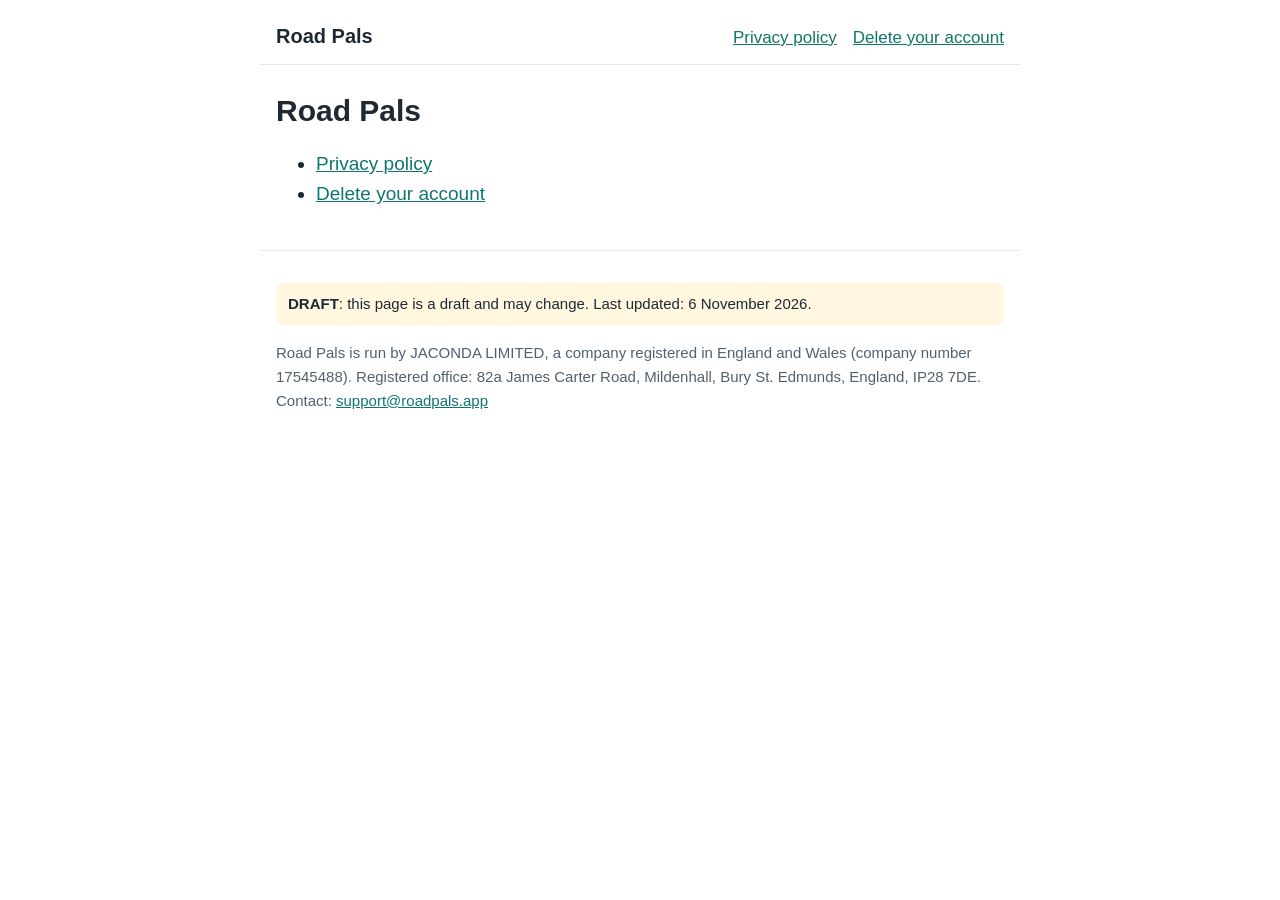
<file: index.html>
<!doctype html>
<html lang="en-GB">
<head>
<meta charset="utf-8">
<meta name="viewport" content="width=device-width, initial-scale=1">
<title>Road Pals · Road Pals</title>
<meta name="description" content="Road Pals: privacy policy and account deletion.">
<link rel="stylesheet" href="style.css">
</head>
<body>
<header>
  <a class="brand" href="index.html">Road Pals</a>
  <nav>
    <a href="privacy.html">Privacy policy</a>
    <a href="delete-account.html">Delete your account</a>
  </nav>
</header>
<main>
<h1>Road Pals</h1>
<ul class="links">
<li><a href="privacy.html">Privacy policy</a></li>
<li><a href="delete-account.html">Delete your account</a></li>
</ul>
</main>
<footer>
  <p class="draft"><strong>DRAFT</strong>: this page is a draft and may change. Last updated: 6 November 2026.</p>
  <p>Road Pals is run by JACONDA LIMITED, a company registered in England and Wales (company number 17545488). Registered office: 82a James Carter Road, Mildenhall, Bury St. Edmunds, England, IP28 7DE.
  Contact: <a href="mailto:support@roadpals.app">support@roadpals.app</a></p>
</footer>
</body>
</html>
</file>
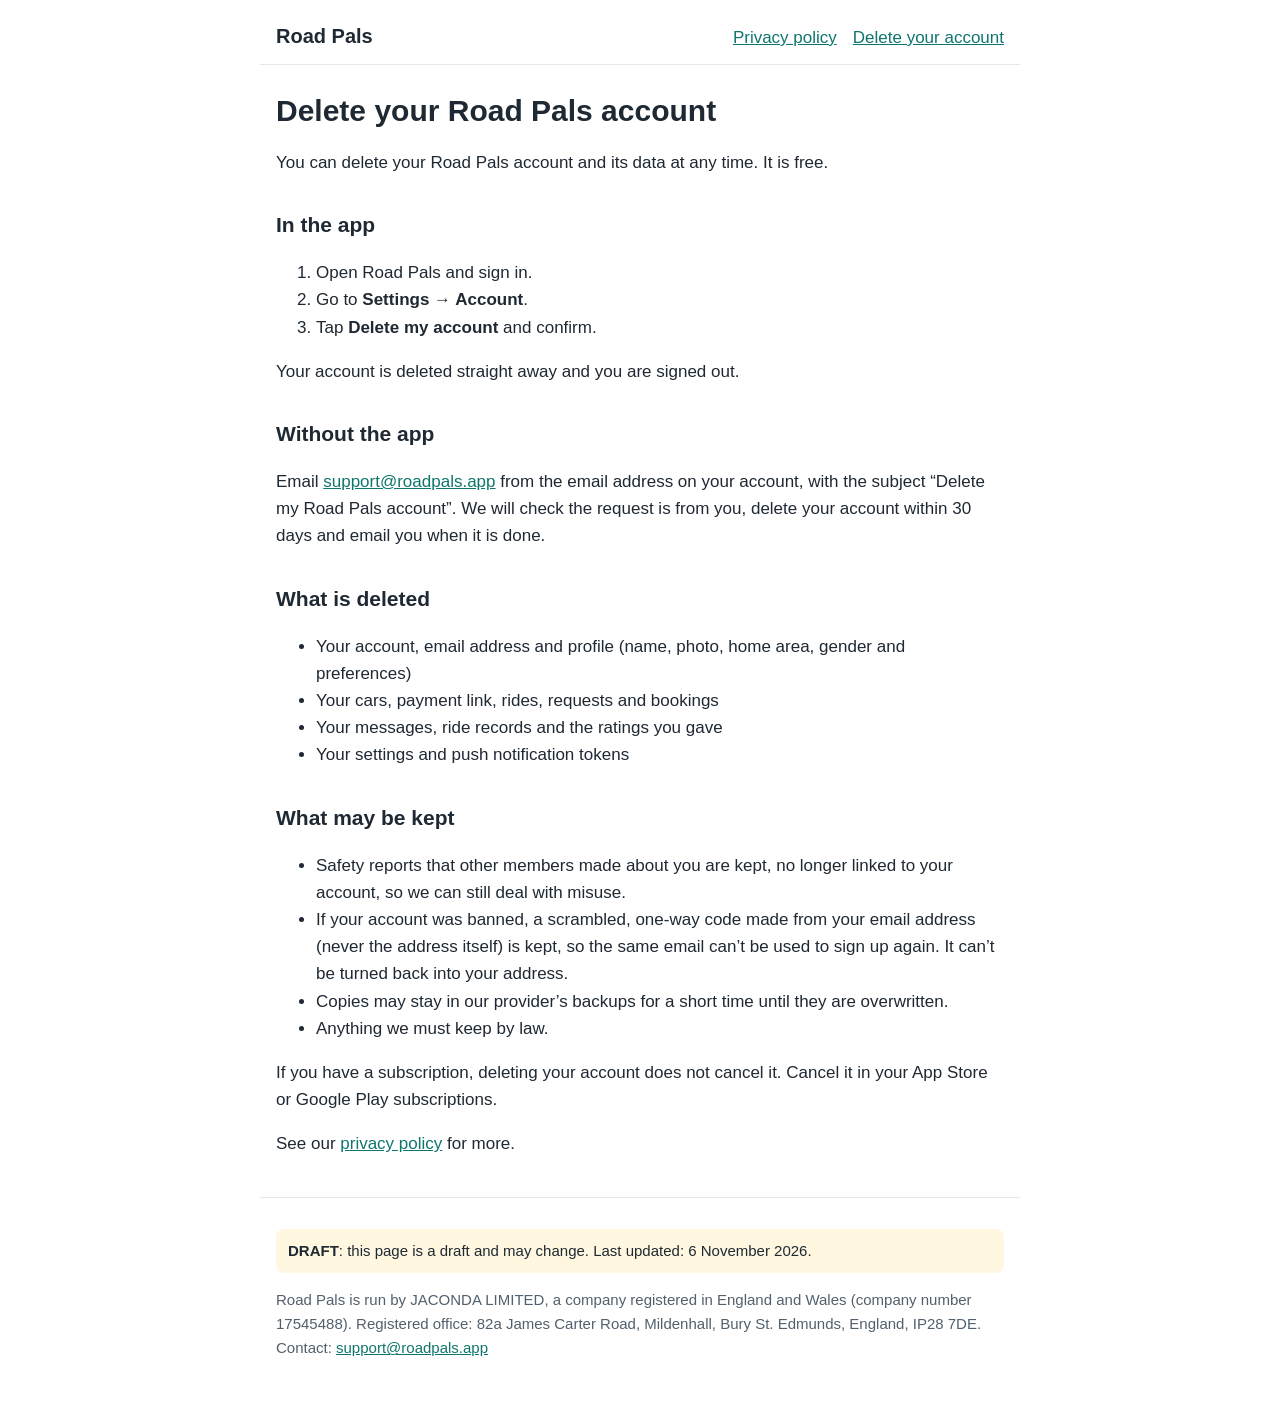
<file: delete-account.html>
<!doctype html>
<html lang="en-GB">
<head>
<meta charset="utf-8">
<meta name="viewport" content="width=device-width, initial-scale=1">
<title>Delete your account · Road Pals</title>
<meta name="description" content="How to delete your Road Pals account and data.">
<link rel="stylesheet" href="style.css">
</head>
<body>
<header>
  <a class="brand" href="index.html">Road Pals</a>
  <nav>
    <a href="privacy.html">Privacy policy</a>
    <a href="delete-account.html">Delete your account</a>
  </nav>
</header>
<main>
<h1>Delete your Road Pals account</h1>
<p>You can delete your Road Pals account and its data at any time. It is free.</p>

<h2 id="in-the-app">In the app</h2>
<ol>
<li>Open Road Pals and sign in.</li>
<li>Go to <strong>Settings → Account</strong>.</li>
<li>Tap <strong>Delete my account</strong> and confirm.</li>
</ol>
<p>Your account is deleted straight away and you are signed out.</p>

<h2 id="by-email">Without the app</h2>
<p>Email <a href="mailto:support@roadpals.app?subject=Delete%20my%20Road%20Pals%20account">support@roadpals.app</a> from the email address on your account, with the subject “Delete my Road Pals account”. We will check the request is from you, delete your account within 30 days and email you when it is done.</p>

<h2 id="what-is-deleted">What is deleted</h2>
<ul>
<li>Your account, email address and profile (name, photo, home area, gender and preferences)</li>
<li>Your cars, payment link, rides, requests and bookings</li>
<li>Your messages, ride records and the ratings you gave</li>
<li>Your settings and push notification tokens</li>
</ul>

<h2 id="what-is-kept">What may be kept</h2>
<ul>
<li>Safety reports that other members made about you are kept, no longer linked to your account, so we can still deal with misuse.</li>
<li>If your account was banned, a scrambled, one-way code made from your email address (never the address itself) is kept, so the same email can’t be used to sign up again. It can’t be turned back into your address.</li>
<li>Copies may stay in our provider’s backups for a short time until they are overwritten.</li>
<li>Anything we must keep by law.</li>
</ul>
<p>If you have a subscription, deleting your account does not cancel it. Cancel it in your App Store or Google Play subscriptions.</p>
<p>See our <a href="privacy.html">privacy policy</a> for more.</p>
</main>
<footer>
  <p class="draft"><strong>DRAFT</strong>: this page is a draft and may change. Last updated: 6 November 2026.</p>
  <p>Road Pals is run by JACONDA LIMITED, a company registered in England and Wales (company number 17545488). Registered office: 82a James Carter Road, Mildenhall, Bury St. Edmunds, England, IP28 7DE.
  Contact: <a href="mailto:support@roadpals.app">support@roadpals.app</a></p>
</footer>
</body>
</html>
</file>
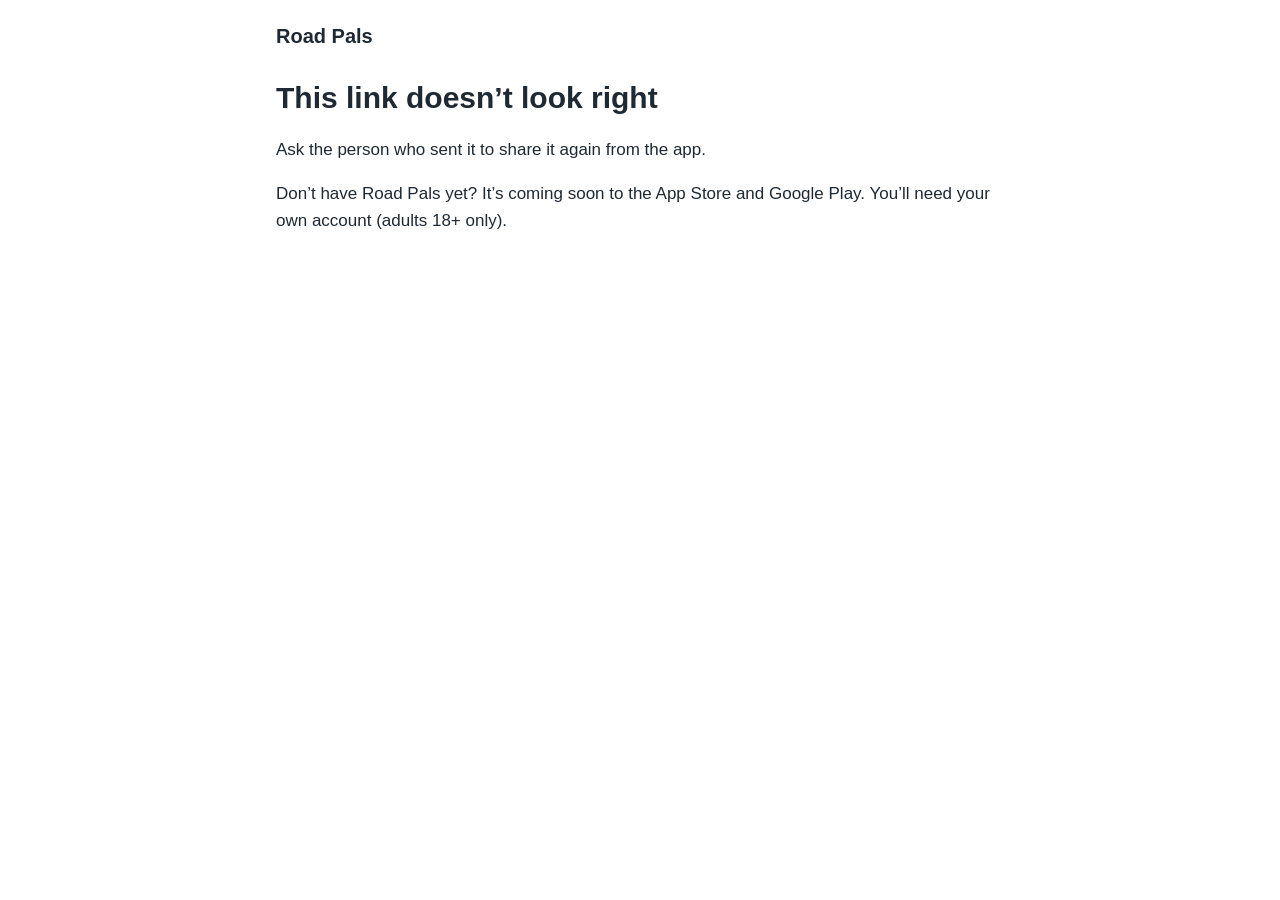
<file: open.html>
<!doctype html>
<html lang="en-GB">
<head>
<meta charset="utf-8">
<meta name="viewport" content="width=device-width, initial-scale=1">
<meta name="robots" content="noindex">
<title>Open in Road Pals</title>
<link rel="stylesheet" href="style.css">
</head>
<body>
<main class="card-page">
  <p class="brand">Road Pals</p>
  <h1 id="title">Opening Road Pals…</h1>
  <p id="what" class="muted">If nothing happens, tap the button.</p>
  <p><a id="open" class="button" href="#">Open in Road Pals</a></p>
  <p class="muted">Don’t have Road Pals yet? It’s coming soon to the App Store and Google Play. You’ll need your own account (adults 18+ only).</p>
</main>
<script>
(function () {
  var path = location.hash.replace(/^#\/?/, '');
  var safe = /^(trip|event|explore)\/[A-Za-z0-9_@.~%-]{1,80}(\?[A-Za-z0-9_=&%.~-]{0,200})?$/.test(path);
  var button = document.getElementById('open');
  if (!safe) {
    document.getElementById('title').textContent = 'This link doesn’t look right';
    document.getElementById('what').textContent = 'Ask the person who sent it to share it again from the app.';
    button.style.display = 'none';
    return;
  }
  var url = 'myexpoapp://' + path;
  button.href = url;
  location.href = url;
})();
</script>
</body>
</html>
</file>
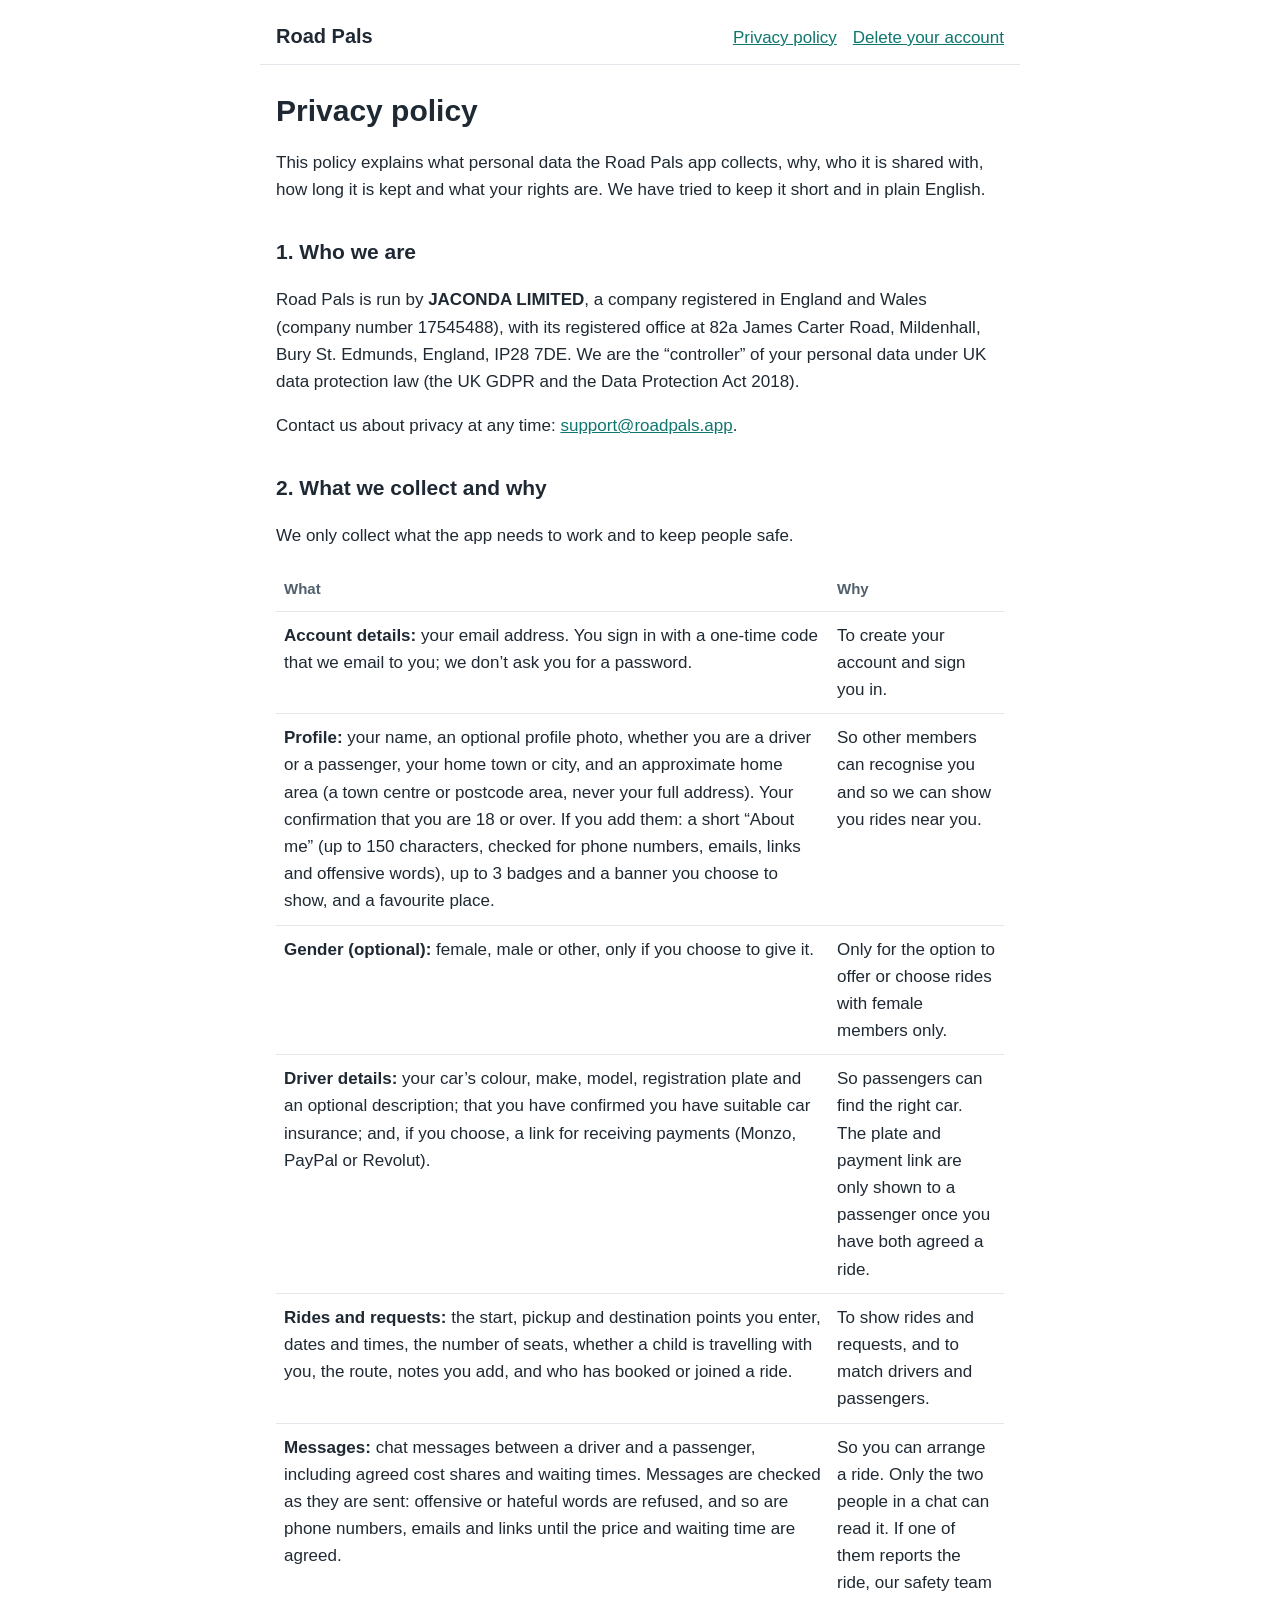
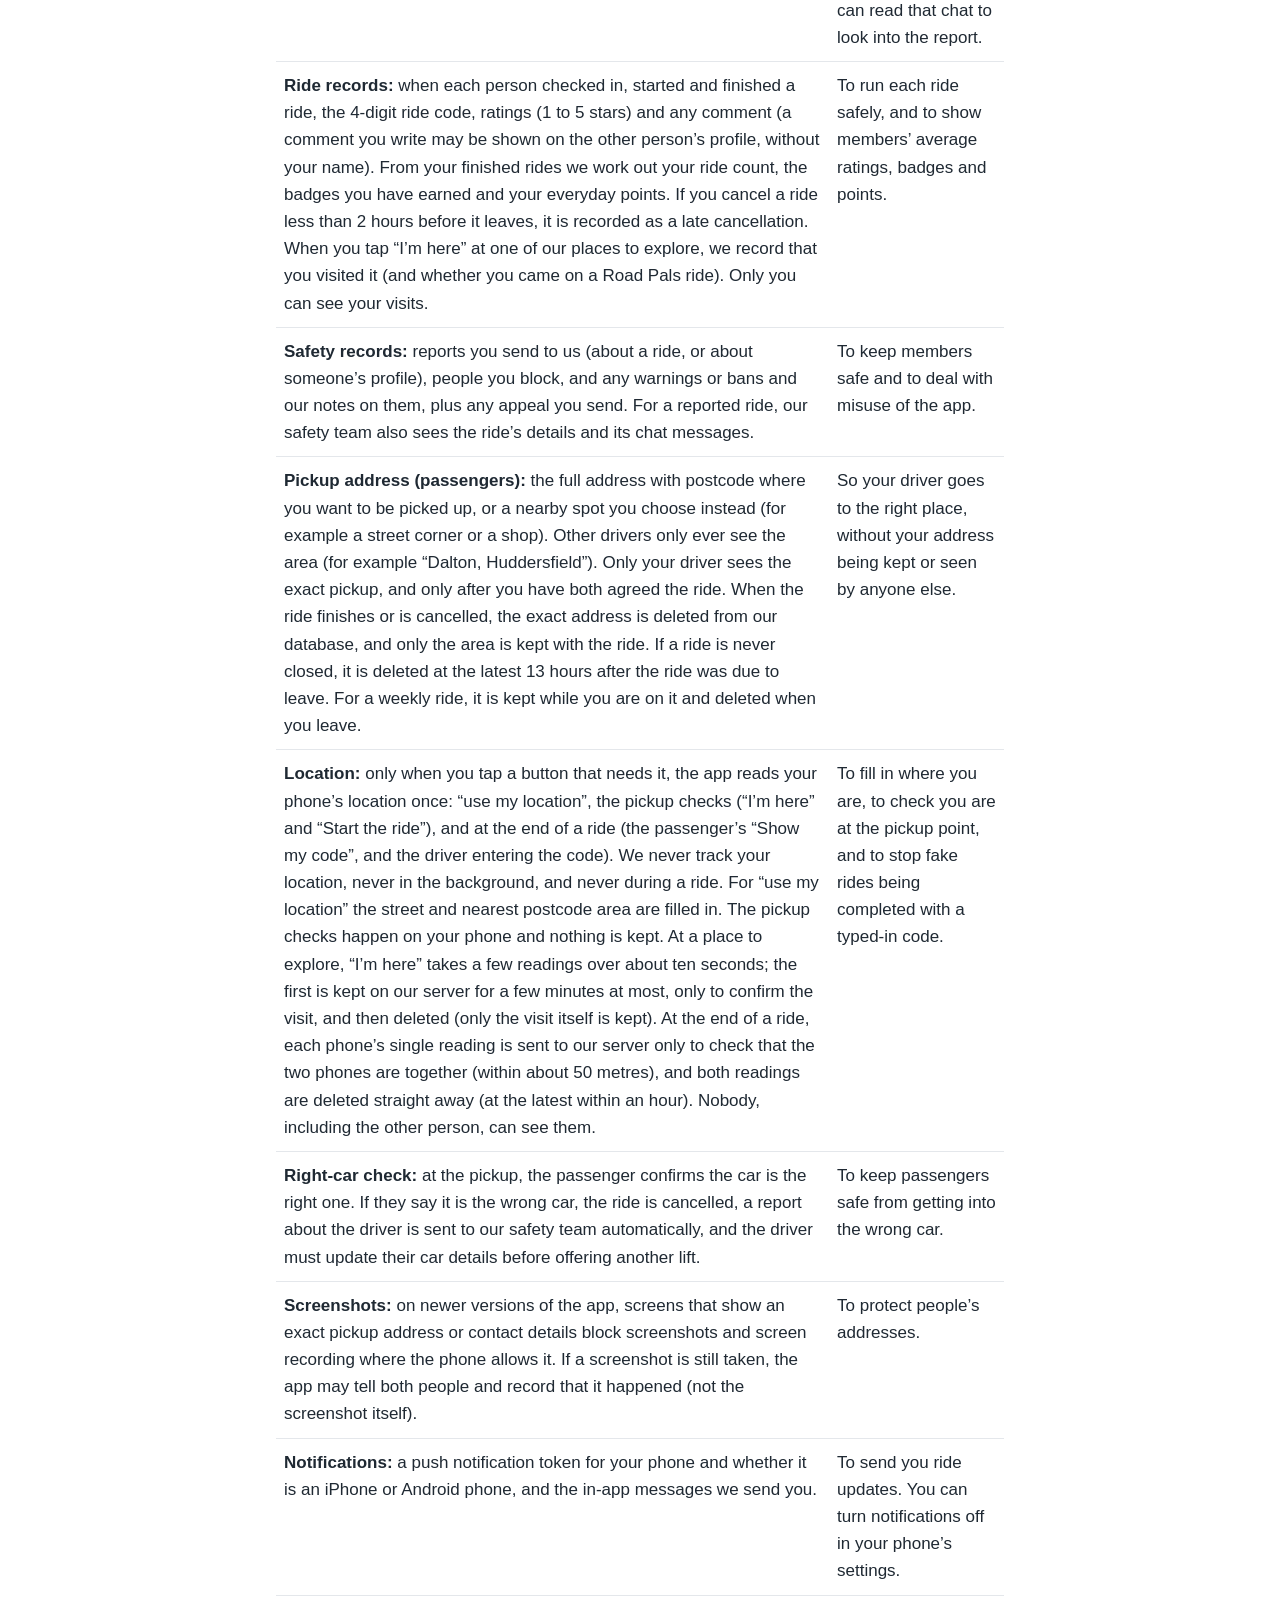
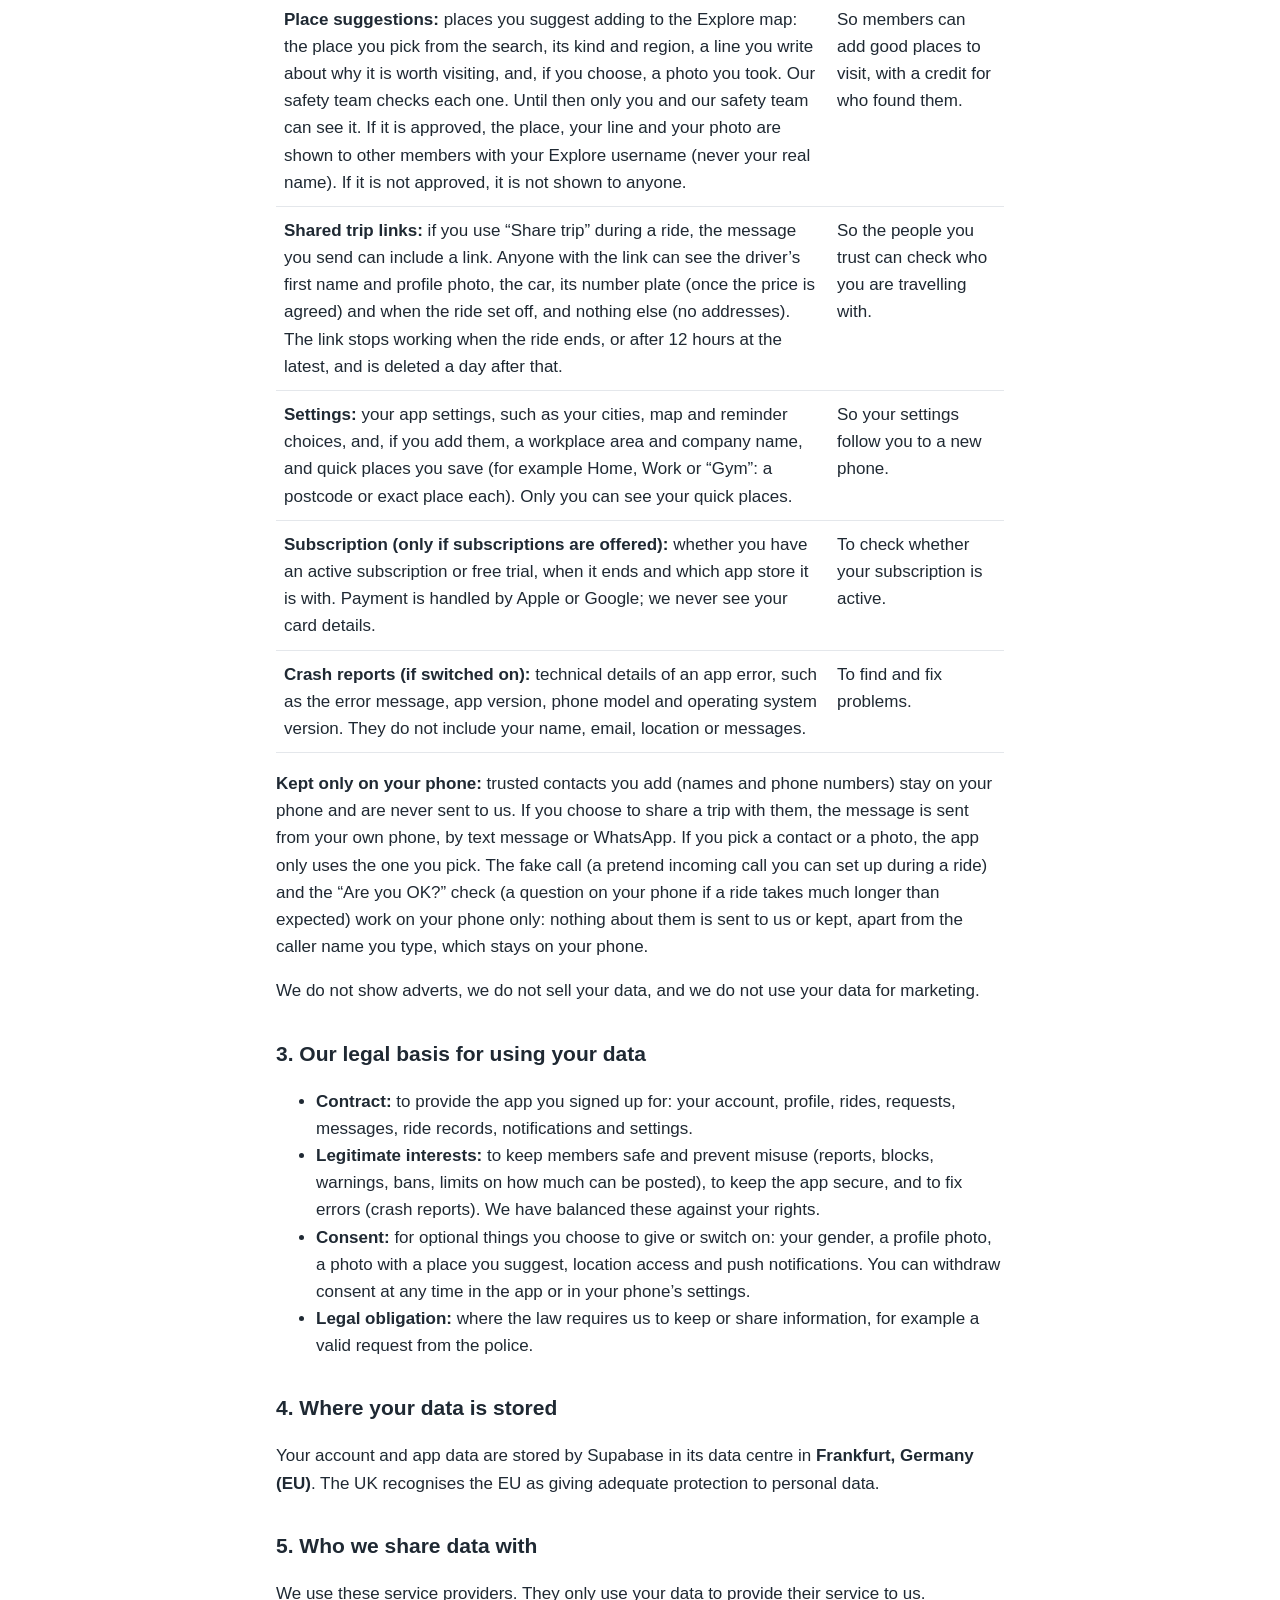
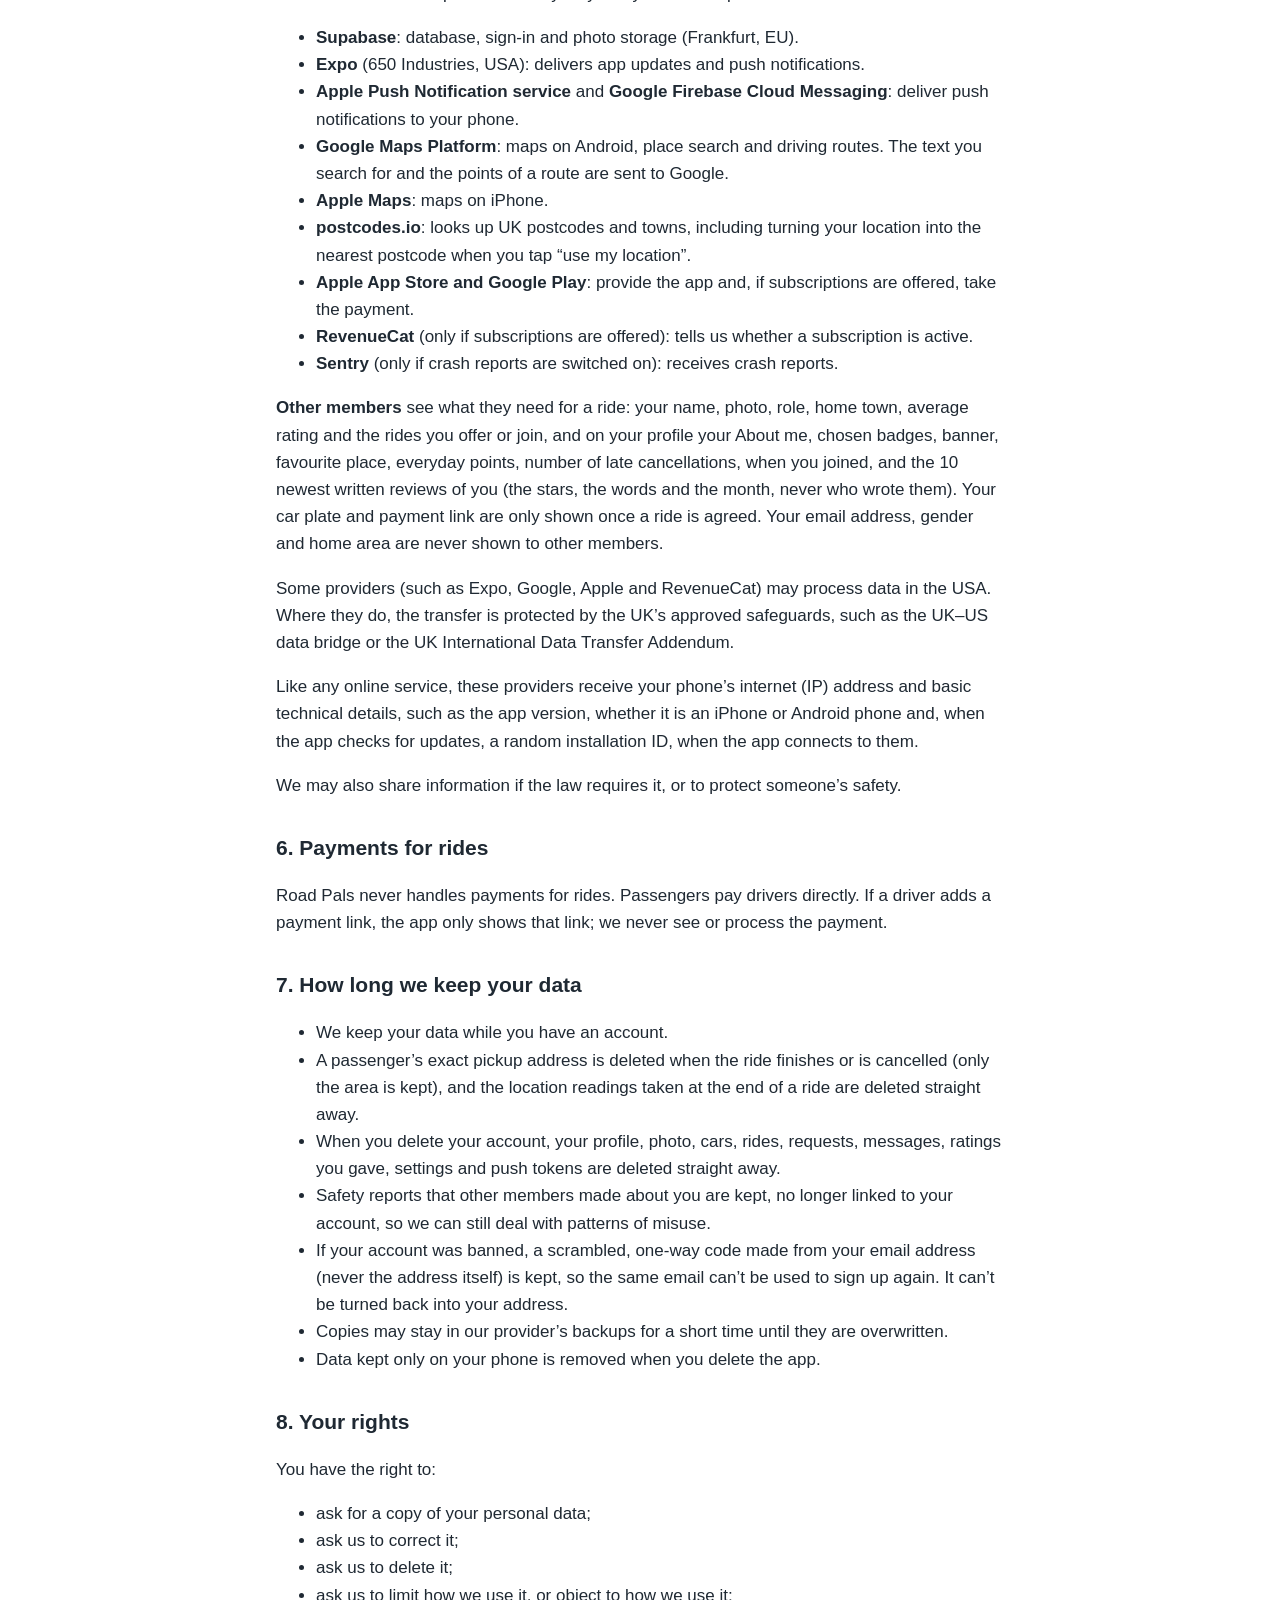
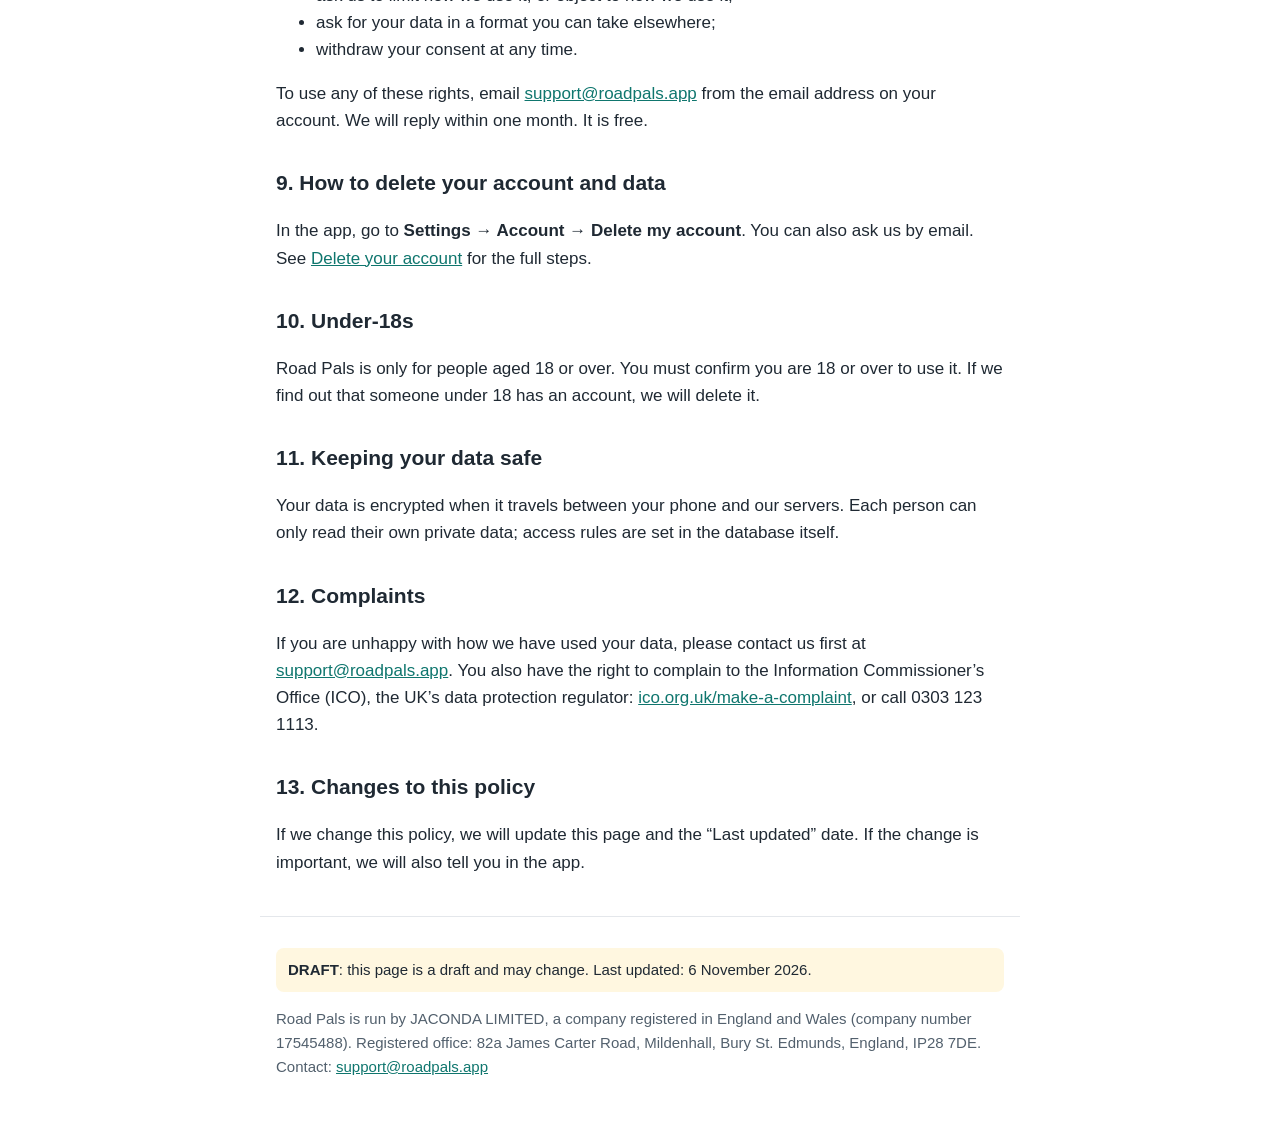
<file: privacy.html>
<!doctype html>
<html lang="en-GB">
<head>
<meta charset="utf-8">
<meta name="viewport" content="width=device-width, initial-scale=1">
<title>Privacy policy · Road Pals</title>
<meta name="description" content="How Road Pals collects, uses and protects your personal data.">
<link rel="stylesheet" href="style.css">
</head>
<body>
<header>
  <a class="brand" href="index.html">Road Pals</a>
  <nav>
    <a href="privacy.html">Privacy policy</a>
    <a href="delete-account.html">Delete your account</a>
  </nav>
</header>
<main>
<h1>Privacy policy</h1>
<p>This policy explains what personal data the Road Pals app collects, why, who it is shared with, how long it is kept and what your rights are. We have tried to keep it short and in plain English.</p>

<h2 id="who-we-are">1. Who we are</h2>
<p>Road Pals is run by <strong>JACONDA LIMITED</strong>, a company registered in England and Wales (company number 17545488), with its registered office at 82a James Carter Road, Mildenhall, Bury St. Edmunds, England, IP28 7DE. We are the “controller” of your personal data under UK data protection law (the UK GDPR and the Data Protection Act 2018).</p>
<p>Contact us about privacy at any time: <a href="mailto:support@roadpals.app">support@roadpals.app</a>.</p>

<h2 id="what-we-collect">2. What we collect and why</h2>
<p>We only collect what the app needs to work and to keep people safe.</p>
<table>
<thead><tr><th>What</th><th>Why</th></tr></thead>
<tbody>
<tr><td><strong>Account details:</strong> your email address. You sign in with a one-time code that we email to you; we don’t ask you for a password.</td><td>To create your account and sign you in.</td></tr>
<tr><td><strong>Profile:</strong> your name, an optional profile photo, whether you are a driver or a passenger, your home town or city, and an approximate home area (a town centre or postcode area, never your full address). Your confirmation that you are 18 or over. If you add them: a short “About me” (up to 150 characters, checked for phone numbers, emails, links and offensive words), up to 3 badges and a banner you choose to show, and a favourite place.</td><td>So other members can recognise you and so we can show you rides near you.</td></tr>
<tr><td><strong>Gender (optional):</strong> female, male or other, only if you choose to give it.</td><td>Only for the option to offer or choose rides with female members only.</td></tr>
<tr><td><strong>Driver details:</strong> your car’s colour, make, model, registration plate and an optional description; that you have confirmed you have suitable car insurance; and, if you choose, a link for receiving payments (Monzo, PayPal or Revolut).</td><td>So passengers can find the right car. The plate and payment link are only shown to a passenger once you have both agreed a ride.</td></tr>
<tr><td><strong>Rides and requests:</strong> the start, pickup and destination points you enter, dates and times, the number of seats, whether a child is travelling with you, the route, notes you add, and who has booked or joined a ride.</td><td>To show rides and requests, and to match drivers and passengers.</td></tr>
<tr><td><strong>Messages:</strong> chat messages between a driver and a passenger, including agreed cost shares and waiting times. Messages are checked as they are sent: offensive or hateful words are refused, and so are phone numbers, emails and links until the price and waiting time are agreed.</td><td>So you can arrange a ride. Only the two people in a chat can read it. If one of them reports the ride, our safety team can read that chat to look into the report.</td></tr>
<tr><td><strong>Ride records:</strong> when each person checked in, started and finished a ride, the 4-digit ride code, ratings (1 to 5 stars) and any comment (a comment you write may be shown on the other person’s profile, without your name). From your finished rides we work out your ride count, the badges you have earned and your everyday points. If you cancel a ride less than 2 hours before it leaves, it is recorded as a late cancellation. When you tap “I’m here” at one of our places to explore, we record that you visited it (and whether you came on a Road Pals ride). Only you can see your visits.</td><td>To run each ride safely, and to show members’ average ratings, badges and points.</td></tr>
<tr><td><strong>Safety records:</strong> reports you send to us (about a ride, or about someone’s profile), people you block, and any warnings or bans and our notes on them, plus any appeal you send. For a reported ride, our safety team also sees the ride’s details and its chat messages.</td><td>To keep members safe and to deal with misuse of the app.</td></tr>
<tr><td><strong>Pickup address (passengers):</strong> the full address with postcode where you want to be picked up, or a nearby spot you choose instead (for example a street corner or a shop). Other drivers only ever see the area (for example “Dalton, Huddersfield”). Only your driver sees the exact pickup, and only after you have both agreed the ride. When the ride finishes or is cancelled, the exact address is deleted from our database, and only the area is kept with the ride. If a ride is never closed, it is deleted at the latest 13 hours after the ride was due to leave. For a weekly ride, it is kept while you are on it and deleted when you leave.</td><td>So your driver goes to the right place, without your address being kept or seen by anyone else.</td></tr>
<tr><td><strong>Location:</strong> only when you tap a button that needs it, the app reads your phone’s location once: “use my location”, the pickup checks (“I’m here” and “Start the ride”), and at the end of a ride (the passenger’s “Show my code”, and the driver entering the code). We never track your location, never in the background, and never during a ride. For “use my location” the street and nearest postcode area are filled in. The pickup checks happen on your phone and nothing is kept. At a place to explore, “I’m here” takes a few readings over about ten seconds; the first is kept on our server for a few minutes at most, only to confirm the visit, and then deleted (only the visit itself is kept). At the end of a ride, each phone’s single reading is sent to our server only to check that the two phones are together (within about 50 metres), and both readings are deleted straight away (at the latest within an hour). Nobody, including the other person, can see them.</td><td>To fill in where you are, to check you are at the pickup point, and to stop fake rides being completed with a typed-in code.</td></tr>
<tr><td><strong>Right-car check:</strong> at the pickup, the passenger confirms the car is the right one. If they say it is the wrong car, the ride is cancelled, a report about the driver is sent to our safety team automatically, and the driver must update their car details before offering another lift.</td><td>To keep passengers safe from getting into the wrong car.</td></tr>
<tr><td><strong>Screenshots:</strong> on newer versions of the app, screens that show an exact pickup address or contact details block screenshots and screen recording where the phone allows it. If a screenshot is still taken, the app may tell both people and record that it happened (not the screenshot itself).</td><td>To protect people’s addresses.</td></tr>
<tr><td><strong>Notifications:</strong> a push notification token for your phone and whether it is an iPhone or Android phone, and the in-app messages we send you.</td><td>To send you ride updates. You can turn notifications off in your phone’s settings.</td></tr>
<tr><td><strong>Place suggestions:</strong> places you suggest adding to the Explore map: the place you pick from the search, its kind and region, a line you write about why it is worth visiting, and, if you choose, a photo you took. Our safety team checks each one. Until then only you and our safety team can see it. If it is approved, the place, your line and your photo are shown to other members with your Explore username (never your real name). If it is not approved, it is not shown to anyone.</td><td>So members can add good places to visit, with a credit for who found them.</td></tr>
<tr><td><strong>Shared trip links:</strong> if you use “Share trip” during a ride, the message you send can include a link. Anyone with the link can see the driver’s first name and profile photo, the car, its number plate (once the price is agreed) and when the ride set off, and nothing else (no addresses). The link stops working when the ride ends, or after 12 hours at the latest, and is deleted a day after that.</td><td>So the people you trust can check who you are travelling with.</td></tr>
<tr><td><strong>Settings:</strong> your app settings, such as your cities, map and reminder choices, and, if you add them, a workplace area and company name, and quick places you save (for example Home, Work or “Gym”: a postcode or exact place each). Only you can see your quick places.</td><td>So your settings follow you to a new phone.</td></tr>
<tr><td><strong>Subscription (only if subscriptions are offered):</strong> whether you have an active subscription or free trial, when it ends and which app store it is with. Payment is handled by Apple or Google; we never see your card details.</td><td>To check whether your subscription is active.</td></tr>
<tr><td><strong>Crash reports (if switched on):</strong> technical details of an app error, such as the error message, app version, phone model and operating system version. They do not include your name, email, location or messages.</td><td>To find and fix problems.</td></tr>
</tbody>
</table>
<p><strong>Kept only on your phone:</strong> trusted contacts you add (names and phone numbers) stay on your phone and are never sent to us. If you choose to share a trip with them, the message is sent from your own phone, by text message or WhatsApp. If you pick a contact or a photo, the app only uses the one you pick. The fake call (a pretend incoming call you can set up during a ride) and the “Are you OK?” check (a question on your phone if a ride takes much longer than expected) work on your phone only: nothing about them is sent to us or kept, apart from the caller name you type, which stays on your phone.</p>
<p>We do not show adverts, we do not sell your data, and we do not use your data for marketing.</p>

<h2 id="legal-basis">3. Our legal basis for using your data</h2>
<ul>
<li><strong>Contract:</strong> to provide the app you signed up for: your account, profile, rides, requests, messages, ride records, notifications and settings.</li>
<li><strong>Legitimate interests:</strong> to keep members safe and prevent misuse (reports, blocks, warnings, bans, limits on how much can be posted), to keep the app secure, and to fix errors (crash reports). We have balanced these against your rights.</li>
<li><strong>Consent:</strong> for optional things you choose to give or switch on: your gender, a profile photo, a photo with a place you suggest, location access and push notifications. You can withdraw consent at any time in the app or in your phone’s settings.</li>
<li><strong>Legal obligation:</strong> where the law requires us to keep or share information, for example a valid request from the police.</li>
</ul>

<h2 id="where-stored">4. Where your data is stored</h2>
<p>Your account and app data are stored by Supabase in its data centre in <strong>Frankfurt, Germany (EU)</strong>. The UK recognises the EU as giving adequate protection to personal data.</p>

<h2 id="third-parties">5. Who we share data with</h2>
<p>We use these service providers. They only use your data to provide their service to us.</p>
<ul>
<li><strong>Supabase</strong>: database, sign-in and photo storage (Frankfurt, EU).</li>
<li><strong>Expo</strong> (650 Industries, USA): delivers app updates and push notifications.</li>
<li><strong>Apple Push Notification service</strong> and <strong>Google Firebase Cloud Messaging</strong>: deliver push notifications to your phone.</li>
<li><strong>Google Maps Platform</strong>: maps on Android, place search and driving routes. The text you search for and the points of a route are sent to Google.</li>
<li><strong>Apple Maps</strong>: maps on iPhone.</li>
<li><strong>postcodes.io</strong>: looks up UK postcodes and towns, including turning your location into the nearest postcode when you tap “use my location”.</li>
<li><strong>Apple App Store and Google Play</strong>: provide the app and, if subscriptions are offered, take the payment.</li>
<li><strong>RevenueCat</strong> (only if subscriptions are offered): tells us whether a subscription is active.</li>
<li><strong>Sentry</strong> (only if crash reports are switched on): receives crash reports.</li>
</ul>
<p><strong>Other members</strong> see what they need for a ride: your name, photo, role, home town, average rating and the rides you offer or join, and on your profile your About me, chosen badges, banner, favourite place, everyday points, number of late cancellations, when you joined, and the 10 newest written reviews of you (the stars, the words and the month, never who wrote them). Your car plate and payment link are only shown once a ride is agreed. Your email address, gender and home area are never shown to other members.</p>
<p>Some providers (such as Expo, Google, Apple and RevenueCat) may process data in the USA. Where they do, the transfer is protected by the UK’s approved safeguards, such as the UK–US data bridge or the UK International Data Transfer Addendum.</p>
<p>Like any online service, these providers receive your phone’s internet (IP) address and basic technical details, such as the app version, whether it is an iPhone or Android phone and, when the app checks for updates, a random installation ID, when the app connects to them.</p>
<p>We may also share information if the law requires it, or to protect someone’s safety.</p>

<h2 id="payments">6. Payments for rides</h2>
<p>Road Pals never handles payments for rides. Passengers pay drivers directly. If a driver adds a payment link, the app only shows that link; we never see or process the payment.</p>

<h2 id="how-long">7. How long we keep your data</h2>
<ul>
<li>We keep your data while you have an account.</li>
<li>A passenger’s exact pickup address is deleted when the ride finishes or is cancelled (only the area is kept), and the location readings taken at the end of a ride are deleted straight away.</li>
<li>When you delete your account, your profile, photo, cars, rides, requests, messages, ratings you gave, settings and push tokens are deleted straight away.</li>
<li>Safety reports that other members made about you are kept, no longer linked to your account, so we can still deal with patterns of misuse.</li>
<li>If your account was banned, a scrambled, one-way code made from your email address (never the address itself) is kept, so the same email can’t be used to sign up again. It can’t be turned back into your address.</li>
<li>Copies may stay in our provider’s backups for a short time until they are overwritten.</li>
<li>Data kept only on your phone is removed when you delete the app.</li>
</ul>

<h2 id="your-rights">8. Your rights</h2>
<p>You have the right to:</p>
<ul>
<li>ask for a copy of your personal data;</li>
<li>ask us to correct it;</li>
<li>ask us to delete it;</li>
<li>ask us to limit how we use it, or object to how we use it;</li>
<li>ask for your data in a format you can take elsewhere;</li>
<li>withdraw your consent at any time.</li>
</ul>
<p>To use any of these rights, email <a href="mailto:support@roadpals.app">support@roadpals.app</a> from the email address on your account. We will reply within one month. It is free.</p>

<h2 id="delete">9. How to delete your account and data</h2>
<p>In the app, go to <strong>Settings → Account → Delete my account</strong>. You can also ask us by email. See <a href="delete-account.html">Delete your account</a> for the full steps.</p>

<h2 id="age">10. Under-18s</h2>
<p>Road Pals is only for people aged 18 or over. You must confirm you are 18 or over to use it. If we find out that someone under 18 has an account, we will delete it.</p>

<h2 id="security">11. Keeping your data safe</h2>
<p>Your data is encrypted when it travels between your phone and our servers. Each person can only read their own private data; access rules are set in the database itself.</p>

<h2 id="complaints">12. Complaints</h2>
<p>If you are unhappy with how we have used your data, please contact us first at <a href="mailto:support@roadpals.app">support@roadpals.app</a>. You also have the right to complain to the Information Commissioner’s Office (ICO), the UK’s data protection regulator: <a href="https://ico.org.uk/make-a-complaint/">ico.org.uk/make-a-complaint</a>, or call 0303 123 1113.</p>

<h2 id="changes">13. Changes to this policy</h2>
<p>If we change this policy, we will update this page and the “Last updated” date. If the change is important, we will also tell you in the app.</p>
</main>
<footer>
  <p class="draft"><strong>DRAFT</strong>: this page is a draft and may change. Last updated: 6 November 2026.</p>
  <p>Road Pals is run by JACONDA LIMITED, a company registered in England and Wales (company number 17545488). Registered office: 82a James Carter Road, Mildenhall, Bury St. Edmunds, England, IP28 7DE.
  Contact: <a href="mailto:support@roadpals.app">support@roadpals.app</a></p>
</footer>
</body>
</html>
</file>
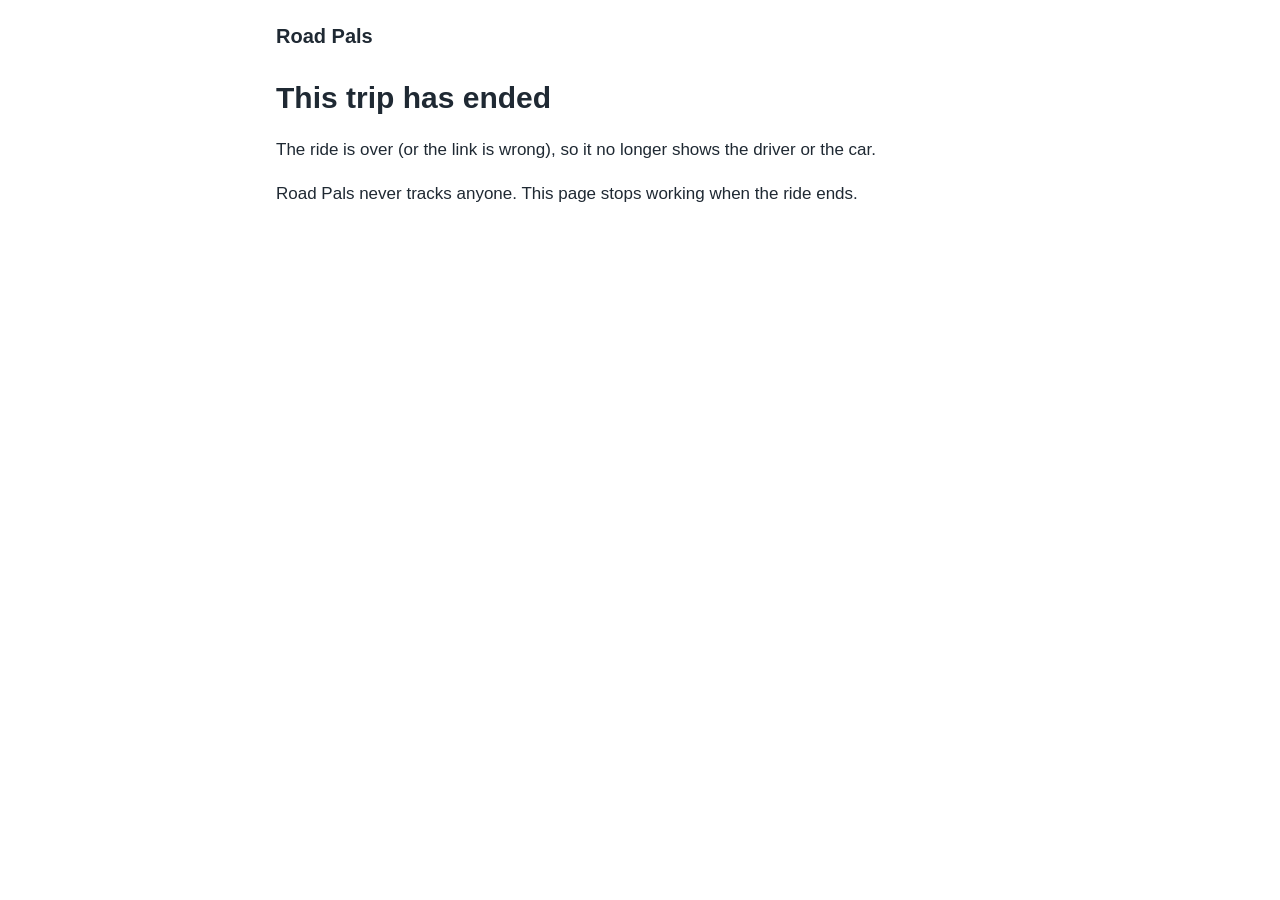
<file: trip.html>
<!doctype html>
<html lang="en-GB">
<head>
<meta charset="utf-8">
<meta name="viewport" content="width=device-width, initial-scale=1">
<meta name="robots" content="noindex">
<meta name="referrer" content="no-referrer">
<title>Shared trip · Road Pals</title>
<link rel="stylesheet" href="style.css">
</head>
<body>
<main class="card-page">
  <p class="brand">Road Pals</p>
  <h1 id="title">Shared trip</h1>
  <div id="trip" class="trip" hidden>
    <img id="photo" class="photo" alt="The driver’s photo" hidden>
    <p class="label">Driver</p><p id="driver" class="big"></p>
    <p class="label">Car</p><p id="car" class="big"></p>
    <p id="plate" class="plate" hidden></p>
    <p class="label">Set off</p><p id="when" class="big"></p>
  </div>
  <p id="note" class="muted">Loading…</p>
  <p class="muted small">Road Pals never tracks anyone. This page stops working when the ride ends.</p>
</main>
<script>
(function () {
  var URL_ = "https://lahwgzytmlyqovwxddhn.supabase.co";
  var KEY = "sb_publishable_K4MK1ARmBeHyNeMAyfP-HQ_y4xRtPa6";
  var token = location.hash.replace(/^#/, '');
  var note = document.getElementById('note');
  function ended() {
    document.getElementById('title').textContent = 'This trip has ended';
    note.textContent = 'The ride is over (or the link is wrong), so it no longer shows the driver or the car.';
  }
  if (!/^[a-f0-9]{64}$/.test(token)) return ended();
  fetch(URL_ + '/rest/v1/rpc/shared_trip', {
    method: 'POST',
    headers: { apikey: KEY, 'Content-Type': 'application/json' },
    body: JSON.stringify({ token: token })
  })
    .then(function (r) { return r.ok ? r.json() : null; })
    .then(function (t) {
      if (!t || !t.ok) return ended();
      document.getElementById('driver').textContent = t.first_name;
      document.getElementById('car').textContent = t.car ? [t.car.colour, t.car.make, t.car.model].join(' ') : 'Not added yet';
      if (t.car && t.car.plate) { var p = document.getElementById('plate'); p.textContent = t.car.plate; p.hidden = false; }
      document.getElementById('when').textContent = new Date(t.depart_at).toLocaleString('en-GB', { weekday: 'short', day: 'numeric', month: 'short', hour: '2-digit', minute: '2-digit' });
      if (t.photo_url && t.photo_url.indexOf(URL_ + '/storage/') === 0) { var img = document.getElementById('photo'); img.src = t.photo_url; img.hidden = false; }
      document.getElementById('trip').hidden = false;
      note.textContent = 'Shared with you from a ' + "Road Pals" + ' ride.';
    })
    .catch(function () { note.textContent = 'Couldn’t load the trip. Check your connection and try again.'; });
})();
</script>
</body>
</html>
</file>
<file: style.css>
:root { --text: #1f2933; --muted: #52606d; --bg: #ffffff; --line: #e4e7eb; --accent: #0f766e; --note: #fff7e0; }
@media (prefers-color-scheme: dark) { :root { --text: #f5f7fa; --muted: #bcccdc; --bg: #121417; --line: #323f4b; --accent: #5eead4; --note: #3a3216; } }
* { box-sizing: border-box; }
body { margin: 0; background: var(--bg); color: var(--text); font: 17px/1.6 -apple-system, BlinkMacSystemFont, "Segoe UI", Roboto, Helvetica, Arial, sans-serif; }
header, main, footer { max-width: 760px; margin: 0 auto; padding: 0 16px; }
header { display: flex; flex-wrap: wrap; gap: 8px 20px; align-items: baseline; justify-content: space-between; padding-top: 20px; padding-bottom: 12px; border-bottom: 1px solid var(--line); }
.brand { font-weight: 800; font-size: 20px; color: var(--text); text-decoration: none; }
nav { display: flex; flex-wrap: wrap; gap: 16px; }
a { color: var(--accent); }
h1 { font-size: 30px; line-height: 1.2; margin-top: 28px; }
h2 { font-size: 21px; margin-top: 32px; }
table { width: 100%; border-collapse: collapse; margin: 12px 0; }
th, td { text-align: left; vertical-align: top; padding: 10px 8px; border-bottom: 1px solid var(--line); }
th { font-size: 15px; color: var(--muted); }
@media (max-width: 560px) { table, thead, tbody, tr, th, td { display: block; } thead { display: none; } td { border: 0; padding: 4px 0; } tr { border-bottom: 1px solid var(--line); padding: 10px 0; } }
footer { margin-top: 40px; padding-top: 16px; padding-bottom: 32px; border-top: 1px solid var(--line); color: var(--muted); font-size: 15px; }
.draft { background: var(--note); color: var(--text); padding: 10px 12px; border-radius: 8px; }
.links { font-size: 19px; }
</file>
